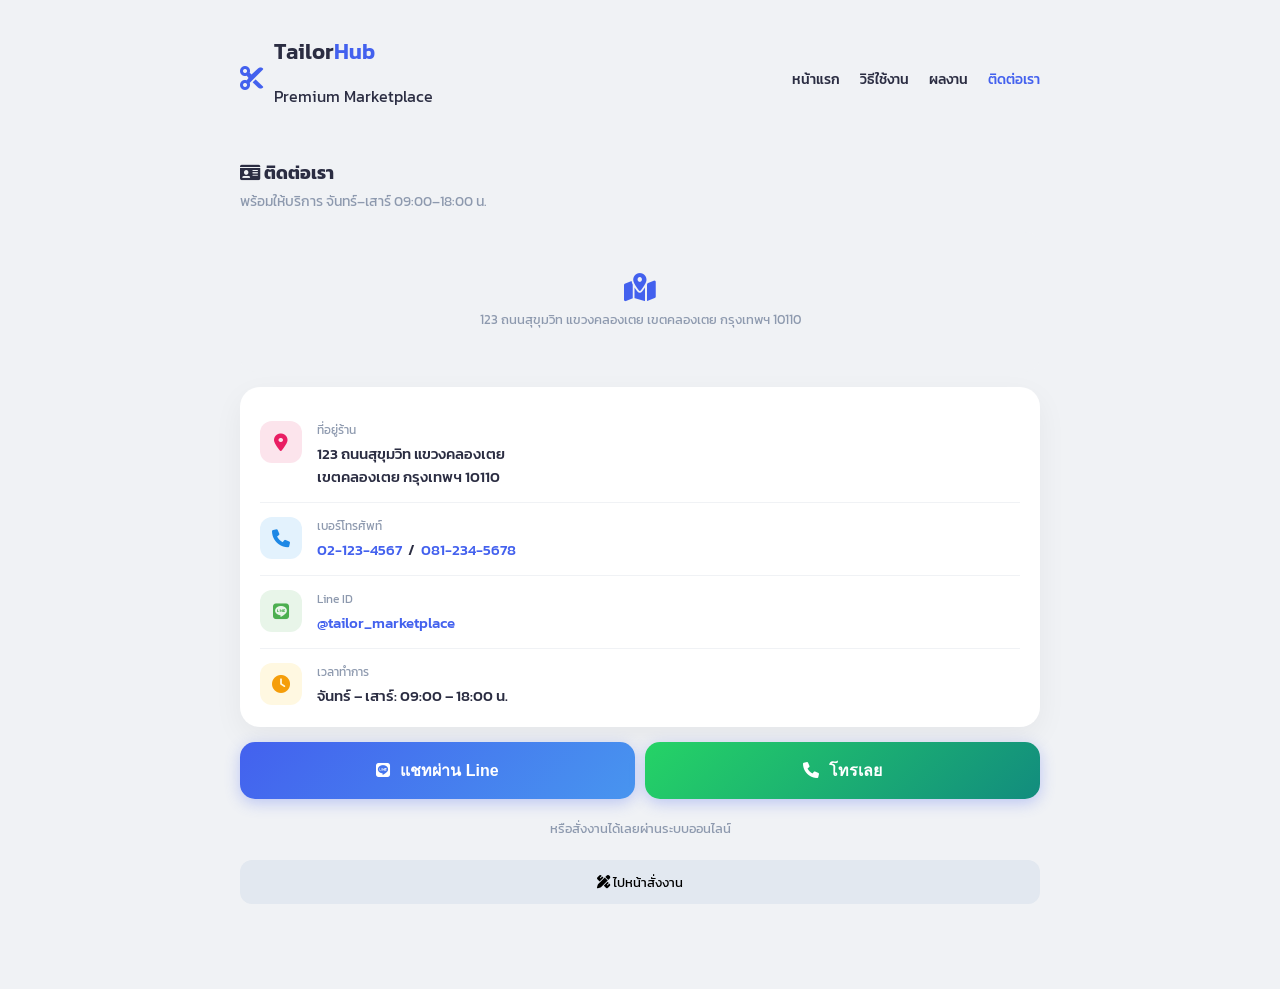
<file: contact.html>
<!DOCTYPE html>
<html lang="th">
<head>
  <meta charset="UTF-8">
  <meta name="viewport" content="width=device-width, initial-scale=1.0">
  <title>ติดต่อเรา - Tailor Marketplace</title>
  <link href="https://fonts.googleapis.com/css2?family=Kanit:wght@300;400;500;600&display=swap" rel="stylesheet">
  <link rel="stylesheet" href="https://cdnjs.cloudflare.com/ajax/libs/font-awesome/6.0.0/css/all.min.css">
  <link rel="stylesheet" href="style.css">
  <style>
    .contact-card { background: var(--card); border-radius: 20px; padding: 20px; box-shadow: 0 10px 30px rgba(0,0,0,0.05); margin-bottom: 15px; }
    .contact-item { display: flex; align-items: flex-start; gap: 15px; padding: 14px 0; border-bottom: 1px solid var(--bg); }
    .contact-item:last-child { border-bottom: none; padding-bottom: 0; }
    .contact-icon { width: 42px; height: 42px; border-radius: 12px; background: #e0e7ff; display: flex; align-items: center; justify-content: center; flex-shrink: 0; }
    .contact-icon i { color: var(--primary); font-size: 18px; }
    .contact-icon.line-icon { background: #e8f5e9; }
    .contact-icon.line-icon i { color: #4caf50; }
    .contact-icon.phone-icon { background: #e3f2fd; }
    .contact-icon.phone-icon i { color: #1e88e5; }
    .contact-icon.loc-icon { background: #fce4ec; }
    .contact-icon.loc-icon i { color: #e91e63; }
    .contact-icon.clock-icon { background: #fff8e1; }
    .contact-icon.clock-icon i { color: #f59e0b; }
    .contact-label { font-size: 12px; color: var(--text-sub); margin-bottom: 3px; }
    .contact-value { font-size: 15px; font-weight: 500; }
    .contact-value a { color: var(--primary); text-decoration: none; }
    .cta-buttons { display: flex; gap: 10px; flex-wrap: wrap; }
    .cta-buttons .btn-primary, .cta-buttons .btn-secondary { flex: 1; min-width: 130px; justify-content: center; }
    .map-placeholder { background: var(--bg); border-radius: 15px; height: 140px; display: flex; flex-direction: column; align-items: center; justify-content: center; gap: 8px; color: var(--text-sub); font-size: 13px; margin-bottom: 15px; }
  </style>
</head>
<body>
  <div class="container">
    <header class="main-header">
      <div class="brand">
        <div class="brand-icon"><i class="fas fa-scissors"></i></div>
        <div class="brand-text">
          <h1>Tailor<span>Hub</span></h1>
          <p>Premium Marketplace</p>
        </div>
      </div>
      <nav class="main-nav">
        <a href="index.html">หน้าแรก</a>
        <a href="present.html">วิธีใช้งาน</a>
        <a href="portfolio.html">ผลงาน</a>
        <a href="contact.html" class="active">ติดต่อเรา</a>
      </nav>
    </header>

    <section class="view">
      <div class="section-header">
        <h2><i class="fas fa-id-card"></i> ติดต่อเรา</h2>
        <p>พร้อมให้บริการ จันทร์–เสาร์ 09:00–18:00 น.</p>
      </div>

      <!-- Map placeholder -->
      <div class="map-placeholder">
        <i class="fas fa-map-marked-alt" style="font-size:28px; color:var(--primary);"></i>
        <span>123 ถนนสุขุมวิท แขวงคลองเตย เขตคลองเตย กรุงเทพฯ 10110</span>
      </div>

      <div class="contact-card">
        <div class="contact-item">
          <div class="contact-icon loc-icon"><i class="fas fa-map-marker-alt"></i></div>
          <div>
            <div class="contact-label">ที่อยู่ร้าน</div>
            <div class="contact-value">123 ถนนสุขุมวิท แขวงคลองเตย<br>เขตคลองเตย กรุงเทพฯ 10110</div>
          </div>
        </div>
        <div class="contact-item">
          <div class="contact-icon phone-icon"><i class="fas fa-phone"></i></div>
          <div>
            <div class="contact-label">เบอร์โทรศัพท์</div>
            <div class="contact-value">
              <a href="tel:021234567">02-123-4567</a> &nbsp;/&nbsp;
              <a href="tel:0812345678">081-234-5678</a>
            </div>
          </div>
        </div>
        <div class="contact-item">
          <div class="contact-icon line-icon"><i class="fab fa-line"></i></div>
          <div>
            <div class="contact-label">Line ID</div>
            <div class="contact-value"><a href="https://line.me/ti/p/~@tailor_marketplace" target="_blank">@tailor_marketplace</a></div>
          </div>
        </div>
        <div class="contact-item">
          <div class="contact-icon clock-icon"><i class="fas fa-clock"></i></div>
          <div>
            <div class="contact-label">เวลาทำการ</div>
            <div class="contact-value">จันทร์ – เสาร์: 09:00 – 18:00 น.</div>
          </div>
        </div>
      </div>

      <div class="cta-buttons">
        <button class="btn-primary" onclick="window.open('https://line.me/ti/p/~@tailor_marketplace', '_blank')">
          <i class="fab fa-line"></i> แชทผ่าน Line
        </button>
        <button class="btn-primary" style="background:linear-gradient(135deg,#25d366,#128c7e);" onclick="window.open('tel:021234567')">
          <i class="fas fa-phone"></i> โทรเลย
        </button>
      </div>

      <div style="margin-top:20px; text-align:center;">
        <p style="font-size:13px; color:var(--text-sub); margin-bottom:12px;">หรือสั่งงานได้เลยผ่านระบบออนไลน์</p>
        <button class="btn-secondary" onclick="location.href='index.html'" style="width:100%;">
          <i class="fas fa-pen-ruler"></i> ไปหน้าสั่งงาน
        </button>
      </div>
    </section>

    <div class="bottom-nav">
      <div class="nav-item" onclick="location.href='index.html'">
        <i class="fas fa-home"></i>
        <span>หน้าหลัก</span>
      </div>
      <div class="nav-item" onclick="location.href='present.html'">
        <i class="fas fa-project-diagram"></i>
        <span>วิธีใช้งาน</span>
      </div>
      <div class="nav-item" onclick="location.href='portfolio.html'">
        <i class="fas fa-images"></i>
        <span>ผลงาน</span>
      </div>
      <div class="nav-item active" onclick="location.href='contact.html'">
        <i class="fas fa-phone"></i>
        <span>ติดต่อ</span>
      </div>
    </div>
  </div>
  <!-- Floating Admin Access -->
  <div id="admin-fab" style="position:fixed; right:18px; bottom:18px; z-index:9999;">
    <button id="admin-fab-btn" class="btn-pill" style="padding:10px 12px; display:flex; align-items:center; gap:8px;"><i class="fas fa-tools"></i> Admin</button>
    <div id="admin-fab-menu" style="display:none; position:absolute; right:0; bottom:56px;">
      <a href="tailor.html" class="btn-secondary" style="display:block; margin-bottom:6px;">แดชบอร์ด</a>
      <a href="stock.html" class="btn-secondary" style="display:block; margin-bottom:6px;">คลังสินค้า</a>
      <a href="#" class="btn-secondary" onclick="becomeDemoBoss()" style="display:block; margin-bottom:6px;">เข้าสู่ระบบ (Demo Boss)</a>
      <a href="index.html" class="btn-secondary" style="display:block;">กลับหน้าเว็บ</a>
    </div>
  </div>
  <script>
    (function(){
      const btn = document.getElementById('admin-fab-btn');
      const menu = document.getElementById('admin-fab-menu');
      if (!btn || !menu) return;
      const role = sessionStorage.getItem('userRole') || localStorage.getItem('userRole') || 'guest';
      if (role !== 'boss') {
        document.getElementById('admin-fab').style.display = 'none';
      } else {
        btn.addEventListener('click', () => { menu.style.display = menu.style.display === 'block' ? 'none' : 'block'; });
        document.addEventListener('click', (e) => { if (!btn.contains(e.target) && !menu.contains(e.target)) menu.style.display = 'none'; });
      }
    })();
    function becomeDemoBoss() {
      sessionStorage.setItem('userRole', 'boss');
      sessionStorage.setItem('userName', 'Demo Boss');
      sessionStorage.setItem('userId', 'ADMIN-001');
      localStorage.setItem('userRole', 'boss');
      localStorage.setItem('userName', 'Demo Boss');
      localStorage.setItem('userId', 'ADMIN-001');
      location.href = 'tailor.html';
    }
  </script>
</body>
</html>
</file>
<file: style.css>
:root {
  --primary: #4361ee;
  --primary-light: #4895ef;
  --primary-dark: #7209b7; /* Darker primary for dark mode */
  --primary-dark-light: #f72585; /* Lighter dark primary */

  --success: #10b981;
  --warning: #f72585;
  --secondary: #4cc9f0;

  --bg: #f0f2f5;
  --card: #ffffff;
  --text-main: #2b2d42;
  --text-sub: #8d99ae;
}

/* Dark Mode Variables */
:root.dark-mode {
  --primary: var(--primary-dark);
  --primary-light: var(--primary-dark-light);
  --success: #10b981;
  --warning: #f72585;
  --secondary: #4cc9f0;
  --bg: #f0f2f5;
  --card: #ffffff;
  --text-main: #2b2d42;
  --text-sub: #8d99ae;

  --bg: #1a202c; /* Dark background */
  --card: #2d3748; /* Dark card background */
  --text-main: #e2e8f0; /* Light text */
  --text-sub: #a0aec0; /* Lighter sub-text */
}

body {
  font-family: 'Kanit', sans-serif;
  background-color: var(--bg);
  margin: 0 0 70px 0; /* Space for bottom nav */
  color: var(--text-main);
}


.container {
  max-width: 600px;
  margin: 0 auto;
  padding: 15px;
}

header {
  display: flex;
  justify-content: space-between;
  align-items: center;
  padding: 20px 0;
}

.brand {
  display: flex;
  align-items: center;
  justify-content: center;
  gap: 10px;
}

.brand i {
  font-size: 24px;
  color: var(--primary);
}

.brand h1 {
  font-size: 22px;
  margin: 0;
  font-weight: 600;
}

.brand h1 span { color: var(--primary); }

.section-header {
  margin-bottom: 20px;
}

.section-header h2 { font-size: 18px; margin-bottom: 5px; }
.section-header p { color: var(--text-sub); font-size: 14px; margin: 0; }

/* Utility Classes for clean UI */
.hidden { display: none !important; }
.fade-in { animation: fadeIn 0.3s ease-in; }
@keyframes fadeIn { from { opacity: 0; transform: translateY(5px); } to { opacity: 1; transform: translateY(0); } }

.form-group {
  background: var(--card);
  padding: 25px;
  border-radius: 24px;
  box-shadow: 0 20px 40px rgba(0,0,0,0.04);
  display: flex;
  flex-direction: column;
  gap: 20px;
}

.input-item {
  display: flex;
  flex-direction: column;
  gap: 8px;
}

.input-item label {
  font-size: 14px;
  font-weight: 500;
  color: var(--text-main);
}

input, textarea {
  padding: 14px;
  border: 1px solid #cbd5e1;
  border-radius: 12px;
  font-size: 16px;
  transition: 0.3s;
  background: #f8fafc;
}

input:focus, textarea:focus {
  outline: none;
  border-color: var(--primary);
  background: #fff;
  box-shadow: 0 0 0 4px rgba(67, 97, 238, 0.1);
}

.btn-primary {
  background: linear-gradient(135deg, var(--primary), var(--primary-light));
  color: white;
  border: none;
  padding: 16px;
  border-radius: 15px;
  font-weight: bold;
  cursor: pointer;
  font-size: 16px;
  box-shadow: 0 4px 15px rgba(67, 97, 238, 0.3);
  transition: transform 0.2s;
  width: 100%;
  display: flex;
  align-items: center;
  justify-content: center;
  gap: 10px;
}

/* Navigation Bar Styles */
.main-nav {
  display: none; /* Mobile Hidden */
  gap: 20px;
  margin-left: 20px;
}

.main-nav a {
  text-decoration: none;
  color: var(--text-main);
  font-size: 14px;
  font-weight: 500;
  transition: 0.3s;
}

.main-nav a:hover, .main-nav a.active {
  color: var(--primary);
}

.main-nav.dark-mode a { color: var(--text-main); }

.btn-primary:active {
  transform: scale(0.98);
}

.search-container {
  position: relative;
  margin-bottom: 20px;
}

.search-container i {
  position: absolute;
  left: 15px;
  top: 15px;
  color: var(--text-sub);
}

#search-input {
  width: 100%;
  padding-left: 45px;
  box-sizing: border-box;
}

.btn-primary:disabled {
  background: var(--secondary);
  cursor: not-allowed;
}

.job-card {
  background: var(--card);
  padding: 18px;
  margin-bottom: 15px;
  border-radius: 18px;
  box-shadow: 0 4px 12px rgba(0,0,0,0.03);
  border: 1px solid #edf2f7;
  transition: 0.3s;
}

.tabs {
  display: grid;
  grid-template-columns: 1fr 1fr;
  gap: 8px;
  margin-bottom: 15px;
  background: #e2e8f0;
  padding: 5px;
  border-radius: 12px;
}

.tab-btn {
  position: relative;
  padding: 10px;
  border: none;
  background: transparent;
  border-radius: 10px;
  cursor: pointer;
  font-family: inherit;
  font-weight: 500;
  color: var(--text-sub);
}

.tab-btn.active {
  background: white;
  color: var(--primary);
  box-shadow: 0 2px 8px rgba(0,0,0,0.1);
}

.badge-notify {
  position: absolute;
  top: -5px;
  right: -2px;
  background-color: var(--warning);
  color: white;
  font-size: 10px;
  min-width: 18px;
  height: 18px;
  border-radius: 10px;
  display: flex;
  align-items: center;
  justify-content: center;
  padding: 0 4px;
  font-weight: bold;
  border: 2px solid white;
}

.badge-notify.dark-mode {
  border: 2px solid var(--card); /* Adjust border for dark mode */
}

/* Status Badges */
.status-badge {
  padding: 4px 10px;
  border-radius: 20px;
  font-size: 12px;
  font-weight: 500;
  display: inline-block;
  text-transform: capitalize;
}

.status-badge.pending { background: #fef9c3; color: #854d0e; border: 1px solid #facc15; }
.status-badge.accepted { background: #dcfce7; color: #166534; border: 1px solid #4ade80; }
.status-badge.sewing { background: #dbeafe; color: #1e40af; border: 1px solid #60a5fa; }
.status-badge.finished { background: #f0fdf4; color: #15803d; border: 1px solid #22c55e; }
.status-badge.cancelled { background: #f1f5f9; color: #64748b; border: 1px solid #cbd5e1; }
.status-badge.rejected  { background: #fee2e2; color: #991b1b; border: 1px solid #fca5a5; }
.status-badge.paid      { background: #ede9fe; color: #5b21b6; border: 1px solid #a78bfa; }

.status-badge.low-stock {
  background: #fee2e2;
  color: var(--warning);
  border: 1px solid var(--warning);
}

.status-badge.low-stock.dark-mode {
  background: #4a0e1e; /* Darker background for low stock in dark mode */
  color: #f72585;
  border-color: #f72585;
}

/* Highlight Row when stock is low */
tr.low-stock-row {
  background: #fee2e2;
  color: var(--warning);
  border: 1px solid var(--warning);
}

.status-badge.normal {
  background: #dcfce7;
  color: var(--success);
  border: 1px solid var(--success);
}

/* Highlight Row when stock is low */
tr.low-stock-row {
  background-color: #fff1f2 !important;
}

tr.low-stock-row.dark-mode {
  background-color: #2d1010 !important; /* Darker background for low stock row in dark mode */
}

.dashboard-grid {
  display: flex;
  overflow-x: auto;
  gap: 12px;
  margin-bottom: 25px;
  padding-bottom: 10px;
}

.dash-card {
  min-width: 120px;
  background: white;
  padding: 12px;
  border-radius: 16px;
  text-align: center;
  box-shadow: 0 4px 10px rgba(0,0,0,0.04);
  flex: 1;
}

.dash-card.dark-mode {
  background: var(--card);
}

.dash-card p {
  font-size: 18px;
  margin-top: 5px;
}

/* How it works styles */
.how-it-works {
  margin-bottom: 30px;
  padding: 10px 0;
}

.steps-grid {
  display: grid;
  grid-template-columns: repeat(auto-fit, minmax(130px, 1fr));
  gap: 12px;
  margin-top: 15px;
}

.step-item {
  background: var(--card);
  padding: 25px 15px;
  border-radius: 24px;
  text-align: center;
  box-shadow: 0 10px 20px rgba(0,0,0,0.02);
  border: 1px solid var(--border);
  transition: all 0.4s cubic-bezier(0.175, 0.885, 0.32, 1.275);
  cursor: pointer;
}

.step-item:hover {
  transform: translateY(-8px);
  border-color: var(--primary);
  box-shadow: 0 20px 40px var(--primary-soft);
}

.step-icon-wrapper {
  width: 50px;
  height: 50px;
  background: var(--primary-soft);
  color: var(--primary);
  border-radius: 16px;
  display: flex;
  align-items: center;
  justify-content: center;
  margin: 0 auto 15px;
  font-size: 20px;
}

.step-item p {
  font-size: 12px;
  margin: 0;
  line-height: 1.4;
  color: var(--text-main);
}

/* Bottom Nav */
.bottom-nav {
  position: fixed;
  bottom: 0;
  left: 0;
  right: 0;
  height: 70px;
  background: white;
  display: flex;
  justify-content: space-around;
  align-items: center;
  border-top: 1px solid #edf2f7;
  box-shadow: 0 -5px 20px rgba(0,0,0,0.05);
  z-index: 1000;
}

.bottom-nav.dark-mode {
  background: var(--card);
}

.nav-item {
  display: flex;
  flex-direction: column;
  align-items: center;
  color: var(--text-sub);
  font-size: 12px;
  cursor: pointer;
}

.nav-item i { font-size: 20px; margin-bottom: 4px; }
.nav-item.active { color: var(--primary); } /* Active color remains primary */
.nav-item.dark-mode {
  color: var(--text-sub); /* Default text color for dark mode */
}
.nav-item.active.dark-mode { color: var(--primary); } /* Active color remains primary */

/* Login Screen Styles */
.login-screen {
  position: fixed;
  top: 0; left: 0; right: 0; bottom: 0;
  background: var(--bg);
  display: flex;
  align-items: center;
  justify-content: center;
  z-index: 2000;
}

.login-screen.dark-mode {
  background: var(--bg);
}

.login-box {
  background: white;
  padding: 40px 30px;
  border-radius: 25px;
  box-shadow: 0 15px 35px rgba(0,0,0,0.1);
  text-align: center;
  max-width: 350px;
  width: 90%;
}

.login-box.dark-mode {
  background: var(--card);
}

.login-box i { font-size: 40px; color: var(--primary); margin-bottom: 20px; }
.login-box h2 { margin-bottom: 10px; }
.login-box p { font-size: 14px; color: var(--text-sub); margin-bottom: 25px; }
.login-box input { width: 100%; box-sizing: border-box; margin-bottom: 20px; text-align: center; font-size: 18px; letter-spacing: 5px; }
.login-box .btn-primary { width: 100%; }

/* Performance Section & Table */
.performance-section {
  background: white;
  padding: 20px;
  border-radius: 20px;
  margin-top: 20px;
  box-shadow: 0 4px 12px rgba(0,0,0,0.05);
}
.performance-section h3 { font-size: 16px; margin-bottom: 15px; display: flex; align-items: center; gap: 8px; }
.table-container { overflow-x: auto; }
.stats-table { width: 100%; border-collapse: collapse; font-size: 14px; }
.stats-table th { text-align: left; padding: 12px 8px; border-bottom: 2px solid var(--bg); color: var(--text-sub); font-weight: 500; }
.stats-table td { padding: 12px 8px; border-bottom: 1px solid var(--bg); }
.text-success { color: var(--success); font-weight: 600; }
.text-primary { color: var(--primary); font-weight: 600; }

.stats-table.dark-mode th { border-bottom: 2px solid var(--bg); }
.stats-table.dark-mode td { border-bottom: 1px solid var(--bg); }


.stock-filter {
  font-size: 13px;
  color: var(--text-sub);
  display: flex;
  align-items: center;
  gap: 6px;
  cursor: pointer;
  background: #f1f5f9;
  padding: 6px 12px;
  border-radius: 20px;
  transition: 0.2s;
}
.stock-filter.dark-mode {
  background: var(--bg);
  color: var(--text-sub);
}
.stock-filter:hover { background: #e2e8f0; }

.chart-section {
  margin-bottom: 25px;
}

.btn-logout {
  background: #fff;
  border: 1px solid #cbd5e1;
  color: var(--text-sub);
  padding: 8px 15px;
  border-radius: 12px;
  cursor: pointer;
  font-family: inherit;
  font-size: 14px;
  transition: 0.3s;
}

.btn-logout:hover {
  background: #fee2e2;
  color: var(--warning);
  border-color: var(--warning);
}

/* Modal & Receipt */
.modal {
  position: fixed;
  top: 0; left: 0; right: 0; bottom: 0;
  background: rgba(0,0,0,0.5);
  display: flex;
  flex-direction: column;
  align-items: center;
  justify-content: center;
  z-index: 3000;
  padding: 20px;
}

.modal.dark-mode {
  background: rgba(0,0,0,0.7);
}

.receipt-content {
  background: white;
  padding: 30px;
  border-radius: 25px;
  width: 100%;
  max-width: 400px;
  text-align: center;
  margin-bottom: 20px;
}

.receipt-content.dark-mode {
  background: var(--card);
}

.receipt-header i { font-size: 50px; color: var(--success); margin-bottom: 15px; }
.receipt-header h2 { color: var(--primary); margin: 10px 0; }
.receipt-body { text-align: left; border-top: 1px dashed #ccc; padding-top: 15px; margin-top: 15px; }
.receipt-body p { margin: 8px 0; font-size: 15px; }

.btn-secondary {
  background: #e2e8f0;
  border: none;
  padding: 12px 25px;
  border-radius: 12px;
  cursor: pointer;
  font-family: inherit;
  margin-top: 10px;
}

.btn-secondary.dark-mode {
  background: var(--bg);
}

/* Boss Hub Styles */
.boss-nav-hub {
  background: white;
  padding: 12px 20px;
  border-radius: 15px;
  margin-bottom: 25px;
  display: flex;
  align-items: center;
  justify-content: space-between;
  box-shadow: 0 4px 15px rgba(67, 97, 238, 0.1);
  border: 1px solid rgba(67, 97, 238, 0.2);
}

.hub-link {
  text-decoration: none;
  color: var(--primary);
  font-weight: 500;
  font-size: 14px;
  display: flex;
  align-items: center;
  gap: 8px;
}

.hub-label {
  font-size: 12px;
  color: var(--text-sub);
}

.portal-access {
  font-size: 18px;
  color: var(--text-sub);
  opacity: 0.4;
  transition: 0.3s;
  cursor: pointer;
}

.portal-access:hover {
  opacity: 1;
  color: var(--primary);
}

.portal-access a {
  color: inherit;
  text-decoration: none;
}

.hub-divider { width: 1px; height: 20px; background: #e2e8f0; margin: 0 15px; }

/* Professional Tab Styling */
.tabs {
    box-shadow: inset 0 2px 4px rgba(0,0,0,0.05);
    border: 1px solid rgba(0,0,0,0.05);
}

.tab-btn {
    transition: all 0.2s ease;
    white-space: nowrap;
}

/* Pagination Styles */
.pagination-container {
  display: flex;
  justify-content: center;
  align-items: center;
  gap: 15px;
  margin-top: 20px;
  padding: 10px;
  background: var(--card);
  border-radius: 15px;
  box-shadow: 0 4px 12px rgba(0,0,0,0.03);
}

.btn-pagination {
  background: var(--primary);
  color: white;
  border: none;
  padding: 8px 15px;
  border-radius: 10px;
  font-weight: bold;
  cursor: pointer;
  font-size: 14px;
  display: flex;
  align-items: center;
  gap: 5px;
  transition: background 0.2s;
}

.btn-pagination:hover:not(:disabled) {
  background: var(--primary-light);
}

.btn-pagination:disabled {
  background: #ccc;
  cursor: not-allowed;
}

.pagination-container span {
  font-size: 14px;
  color: var(--text-main);
  font-weight: 500;
}

/* Demo Login Button Enhancement */
.btn-demo {
  display: block;
  margin-top: 15px;
  padding: 12px;
  text-align: center;
  text-decoration: none;
  font-size: 14px;
  color: var(--primary);
  border: 1.5px dashed var(--primary);
  border-radius: 15px;
  background: rgba(67, 97, 238, 0.05);
  transition: all 0.2s ease;
  font-weight: 500;
}

.btn-demo:hover {
  background: rgba(67, 97, 238, 0.1);
  border-style: solid;
}

.btn-demo:active {
  transform: scale(0.97);
}

/* Progress Bar for Step 3 Tracking */
.job-progress {
  display: flex;
  justify-content: space-between;
  margin: 15px 0;
  position: relative;
  padding-top: 10px;
}

.progress-step {
  font-size: 10px;
  color: var(--text-sub);
  display: flex;
  flex-direction: column;
  align-items: center;
  flex: 1;
  position: relative;
  z-index: 1;
}

/* เส้นเชื่อมระหว่างจุดสถานะ */
.job-progress::before {
  content: '';
  position: absolute;
  top: 22px; /* ให้อยู่กึ่งกลางไอคอน */
  left: 10%;
  right: 10%;
  height: 2px;
  background: #e2e8f0;
  z-index: 0;
}

/* ระบายสีเส้นตามสถานะที่ดำเนินไป */
.job-progress.status-accepted::before { background: linear-gradient(to right, var(--primary) 33%, #e2e8f0 33%); }
.job-progress.status-sewing::before { background: linear-gradient(to right, var(--primary) 66%, #e2e8f0 66%); }
.job-progress.status-finished::before { background: var(--primary); }

.progress-step i {
  background: #e2e8f0;
  width: 24px; height: 24px;
  border-radius: 50%;
  display: flex; align-items: center; justify-content: center;
  margin-bottom: 5px;
  transition: 0.3s;
}

.progress-step.active i { background: var(--primary); color: white; }
.progress-step.active span { color: var(--primary); font-weight: 600; }

/* Responsive Navigation */
@media (min-width: 601px) {
  .main-nav { display: flex !important; }
  .bottom-nav { display: none !important; }
  .container { max-width: 800px; }
}

/* Rating Star Style */
.rating-stars {
  color: #facc15;
  font-size: 18px;
  margin-top: 10px;
}

/* --- Scroll Reveal Animations --- */
.reveal {
  opacity: 0;
  transform: translateY(40px);
  transition: opacity 0.8s ease-out, transform 0.8s cubic-bezier(0.215, 0.61, 0.355, 1);
  visibility: hidden;
  will-change: opacity, transform; /* ช่วยให้เบราว์เซอร์ประมวลผลแอนิเมชันได้ลื่นขึ้น */
}

.reveal.active {
  opacity: 1;
  transform: translateY(0);
  visibility: visible;
}

/* เพิ่มการแสดงผลแบบเหลื่อมเวลากัน (Stagger) สำหรับขั้นตอนจ้างงาน */
.steps-grid .step-item:nth-child(1) { transition-delay: 0.1s; }
.steps-grid .step-item:nth-child(2) { transition-delay: 0.2s; }
.steps-grid .step-item:nth-child(3) { transition-delay: 0.3s; }
.steps-grid .step-item:nth-child(4) { transition-delay: 0.4s; }

/* Measurement Info Box for Tailors */
.measurement-spec {
  background: var(--bg);
  border-radius: 12px;
  padding: 12px;
  margin: 12px 0;
  display: grid;
  grid-template-columns: repeat(3, 1fr);
  gap: 10px;
  border: 1px solid var(--border);
}

.spec-item {
  text-align: center;
  border-right: 1px solid var(--border);
}

.spec-item:last-child { border-right: none; }

.spec-item strong {
  display: block;
  font-size: 11px;
  color: var(--text-sub);
  text-transform: uppercase;
}

.spec-val {
  font-size: 16px;
  font-weight: 600;
  color: var(--primary);
}

/* ===== TOAST NOTIFICATIONS ===== */
.toast {
  position: fixed;
  bottom: 85px;
  left: 50%;
  transform: translateX(-50%) translateY(20px);
  background: #1e293b;
  color: white;
  padding: 13px 22px;
  border-radius: 14px;
  font-size: 14px;
  display: flex;
  align-items: center;
  gap: 10px;
  opacity: 0;
  transition: opacity 0.3s ease, transform 0.3s ease;
  z-index: 9999;
  max-width: 90vw;
  box-shadow: 0 8px 32px rgba(0,0,0,0.25);
  pointer-events: none;
  font-family: 'Kanit', sans-serif;
}
.toast.show { opacity: 1; transform: translateX(-50%) translateY(0); }
.toast.success { background: #10b981; }
.toast.error   { background: #ef4444; }
.toast.warning { background: #f59e0b; }

/* ===== ACTION MODAL (bottom sheet) ===== */
.action-modal-overlay {
  position: fixed;
  inset: 0;
  background: rgba(0,0,0,0.5);
  display: flex;
  align-items: flex-end;
  justify-content: center;
  z-index: 4000;
  padding: 15px;
  backdrop-filter: blur(3px);
  animation: fadeIn 0.2s ease;
}
.action-modal-box {
  background: var(--card);
  border-radius: 24px 24px 18px 18px;
  padding: 28px 24px 24px;
  width: 100%;
  max-width: 500px;
  animation: slideUp 0.3s cubic-bezier(0.34,1.56,0.64,1);
}
@keyframes slideUp {
  from { transform: translateY(40px); opacity: 0; }
  to   { transform: translateY(0);    opacity: 1; }
}
.action-modal-box h3 { margin: 0 0 18px; font-size: 17px; }
.action-modal-box textarea,
.action-modal-box input[type="text"],
.action-modal-box input[type="number"],
.action-modal-box input[type="url"] {
  width: 100%;
  box-sizing: border-box;
  padding: 13px;
  border: 1px solid #cbd5e1;
  border-radius: 12px;
  font-family: 'Kanit', sans-serif;
  font-size: 15px;
  background: #f8fafc;
  margin-bottom: 5px;
}
.action-modal-box textarea:focus,
.action-modal-box input:focus {
  outline: none;
  border-color: var(--primary);
  box-shadow: 0 0 0 3px rgba(67,97,238,0.12);
}
.modal-actions {
  display: flex;
  gap: 10px;
  margin-top: 18px;
}
.modal-actions .btn-primary,
.modal-actions .btn-secondary { flex: 1; margin: 0; }

/* Star rating input */
.star-rating-row {
  display: flex;
  justify-content: center;
  gap: 8px;
  margin: 12px 0;
}
.star-btn {
  background: none;
  border: none;
  cursor: pointer;
  font-size: 38px;
  color: #cbd5e1;
  transition: color 0.15s, transform 0.15s;
  padding: 4px;
  line-height: 1;
}
.star-btn:hover, .star-btn.lit { color: #f59e0b; transform: scale(1.2); }

/* ===== FIX TABS OVERFLOW (allow 10+ tabs) ===== */
.tabs {
  display: flex !important;
  overflow-x: auto;
  gap: 5px;
  scrollbar-width: none;
  grid-template-columns: unset !important;
}
.tabs::-webkit-scrollbar { display: none; }
.tab-btn {
  flex-shrink: 0;
  white-space: nowrap;
  padding: 9px 14px;
  font-size: 13px;
}

/* ===== STOCK ADD FORM ===== */
.stock-add-form {
  background: var(--bg);
  border-radius: 16px;
  padding: 18px;
  margin-top: 15px;
  display: none;
}
.stock-add-form.open { display: grid; grid-template-columns: 1fr 1fr; gap: 10px; }
.stock-add-form input, .stock-add-form select {
  padding: 10px 13px;
  border: 1px solid #cbd5e1;
  border-radius: 10px;
  font-family: 'Kanit', sans-serif;
  font-size: 14px;
  background: var(--card);
}
.stock-add-form .btn-primary { grid-column: 1 / -1; }

/* ===== NOTIFICATION ITEMS ===== */
.notification-item {
  display: flex;
  align-items: flex-start;
  gap: 14px;
  padding: 14px 0;
  border-bottom: 1px solid var(--bg);
}
.notification-item:last-child { border-bottom: none; }
.notif-icon {
  width: 40px; height: 40px;
  border-radius: 12px;
  display: flex; align-items: center; justify-content: center;
  flex-shrink: 0; font-size: 16px;
}
.notif-icon.accepted { background: #dcfce7; color: #10b981; }
.notif-icon.sewing   { background: #dbeafe; color: #3b82f6; }
.notif-icon.finished { background: #f0fdf4; color: #15803d; }
.notif-icon.pending  { background: #fef9c3; color: #854d0e; }
.notif-icon.default  { background: #e0e7ff; color: #4361ee; }
.notif-body strong { font-size: 14px; display: block; margin-bottom: 3px; }
.notif-body small { font-size: 12px; color: var(--text-sub); }

/* ===== BOTTOM NAV ACTIVE STATE ===== */
.bottom-nav .nav-item.active { color: var(--primary); }

/* ===== NO DATA EMPTY STATE ===== */
.empty-state {
  text-align: center;
  padding: 40px 20px;
  color: var(--text-sub);
}
.empty-state i { font-size: 40px; margin-bottom: 12px; display: block; }
.empty-state p { margin: 0; font-size: 14px; }

/* ===== TEXT WARNING ===== */
.text-warning { color: #f59e0b; font-weight: 600; }

/* ===== JOB CARD — WORKFLOW DETAILS ===== */
.job-card-header {
  display: flex;
  justify-content: space-between;
  align-items: flex-start;
  margin-bottom: 10px;
  gap: 8px;
  flex-wrap: wrap;
}
.job-title {
  margin: 8px 0;
  font-size: 15px;
  line-height: 1.45;
  color: var(--text-main);
}
.rn-label {
  font-family: monospace;
  font-size: 11px;
  color: var(--primary);
  font-weight: 600;
  letter-spacing: 0.3px;
}

/* Category pill */
.cat-pill {
  display: inline-flex;
  align-items: center;
  gap: 4px;
  font-size: 11px;
  font-weight: 600;
  padding: 3px 9px;
  border-radius: 20px;
  background: #e0e7ff;
  color: #4338ca;
}

/* Contact info grid inside job card */
.job-info-grid {
  display: grid;
  grid-template-columns: 1fr 1fr;
  gap: 6px 12px;
  margin: 10px 0;
}
.job-info-item {
  display: flex;
  flex-direction: column;
  gap: 2px;
}
.info-label {
  font-size: 10px;
  color: var(--text-sub);
  text-transform: uppercase;
  letter-spacing: 0.4px;
}
.info-val { font-size: 13px; font-weight: 500; color: var(--text-main); }
.contact-link { color: var(--primary); text-decoration: none; }
.contact-link:hover { text-decoration: underline; }
.line-link { color: #4caf50 !important; }
.budget-val { color: var(--primary); font-size: 15px; font-weight: 700; }

.tailor-label { font-size: 12px; color: var(--text-sub); margin: 4px 0 10px; }
.rejection-note {
  background: #fef2f2;
  border: 1px solid #fecaca;
  border-radius: 10px;
  padding: 10px 12px;
  margin-bottom: 10px;
  font-size: 13px;
  color: #ef4444;
  line-height: 1.5;
}
.progress-link {
  border-style: solid;
  font-size: 12px;
  padding: 8px 12px;
  display: flex;
  align-items: center;
  justify-content: center;
  gap: 6px;
  margin-bottom: 8px;
}

/* ===== STATUS TIMELINE (customer view) ===== */
.status-timeline {
  display: flex;
  align-items: center;
  margin: 12px 0;
  padding: 10px;
  background: var(--bg);
  border-radius: 12px;
  overflow-x: auto;
  gap: 0;
}
.tl-step {
  display: flex;
  flex-direction: column;
  align-items: center;
  gap: 4px;
  flex-shrink: 0;
}
.tl-dot {
  width: 24px;
  height: 24px;
  border-radius: 50%;
  background: #e2e8f0;
  border: 2px solid #cbd5e1;
  display: flex;
  align-items: center;
  justify-content: center;
  font-size: 10px;
  color: white;
  transition: all 0.2s;
}
.tl-step.tl-done .tl-dot {
  background: var(--success);
  border-color: var(--success);
}
.tl-step.tl-active .tl-dot {
  background: var(--primary);
  border-color: var(--primary);
  box-shadow: 0 0 0 4px rgba(67,97,238,0.2);
}
.tl-label {
  font-size: 10px;
  color: var(--text-sub);
  white-space: nowrap;
  text-align: center;
}
.tl-step.tl-done .tl-label,
.tl-step.tl-active .tl-label { color: var(--text-main); font-weight: 600; }
.tl-line {
  flex: 1;
  height: 2px;
  background: #e2e8f0;
  margin-bottom: 14px;
  min-width: 20px;
  transition: background 0.2s;
}
.tl-line.tl-done { background: var(--success); }

/* Low-stock row highlight */
.low-stock-row { background: rgba(245, 158, 11, 0.06); }

/* Stock table footer */
.stats-table tfoot td { border-top: 2px solid var(--bg); font-size: 14px; }
</file>
